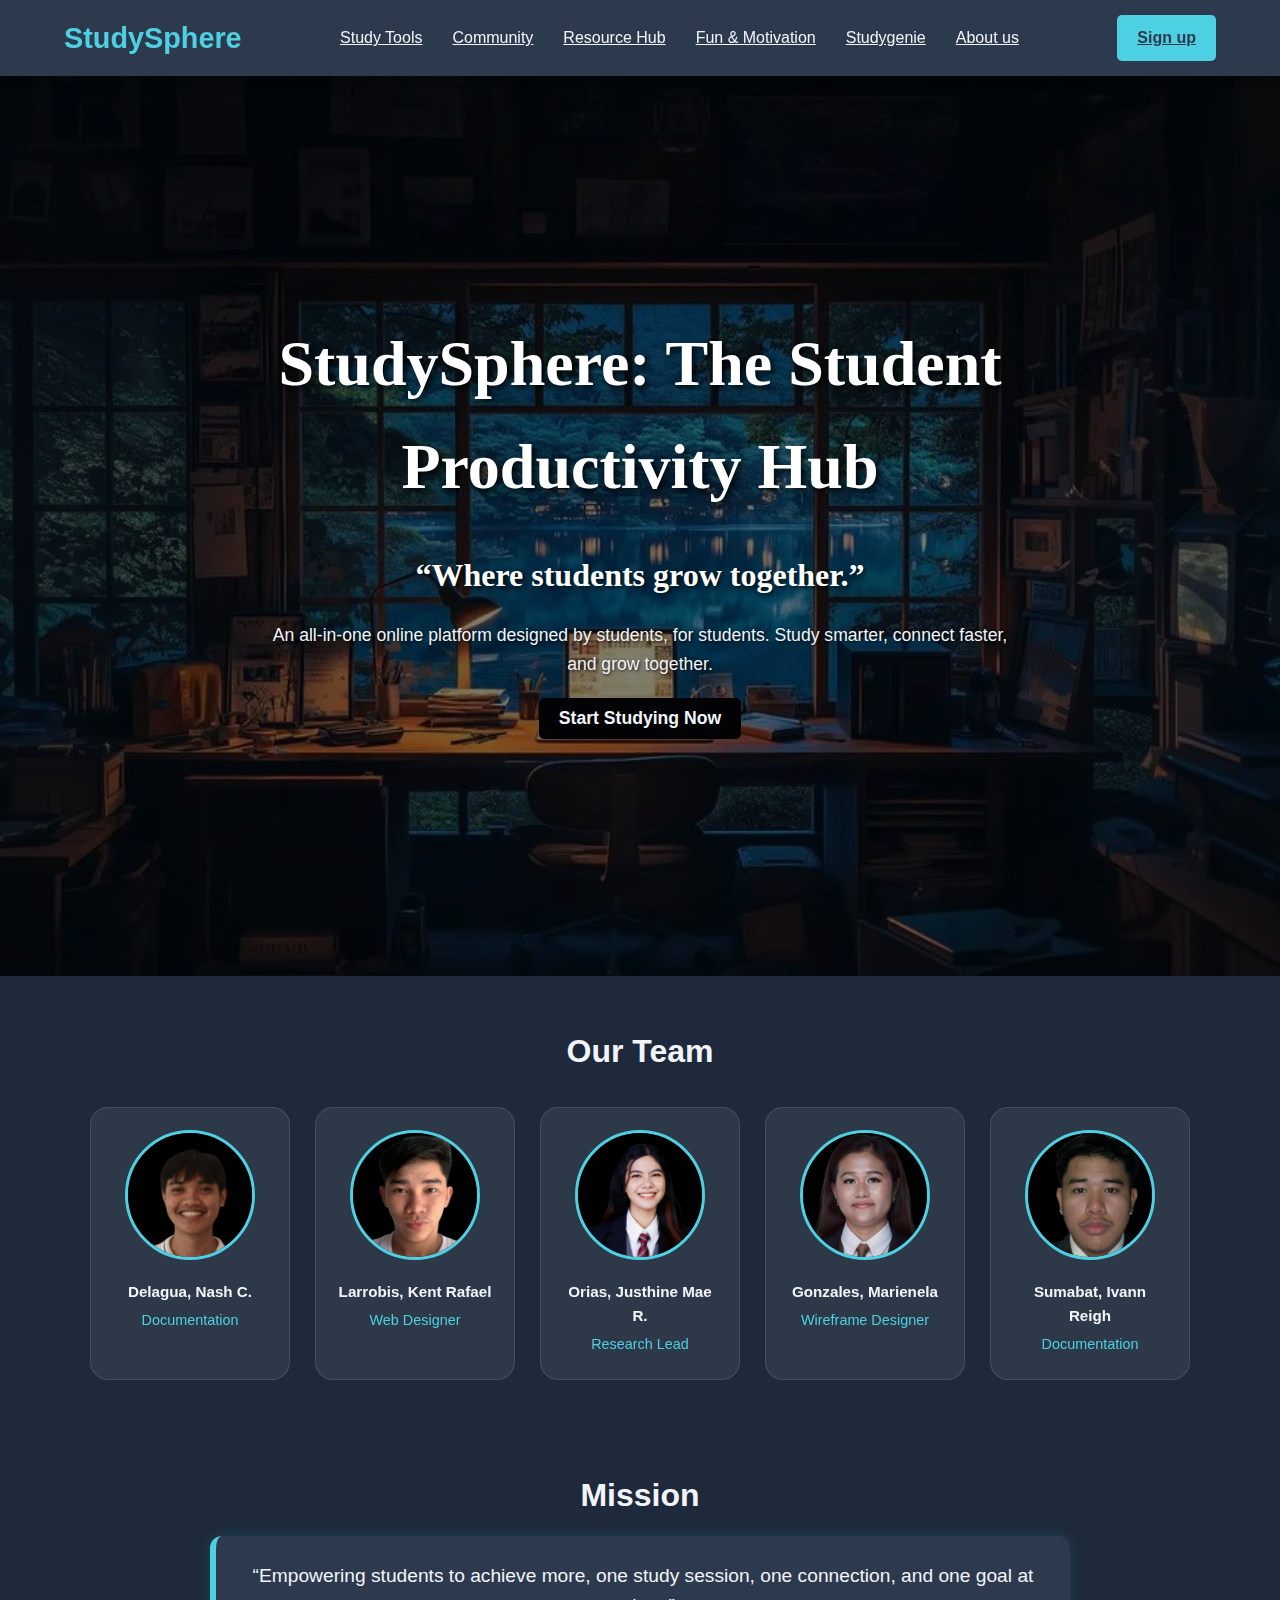
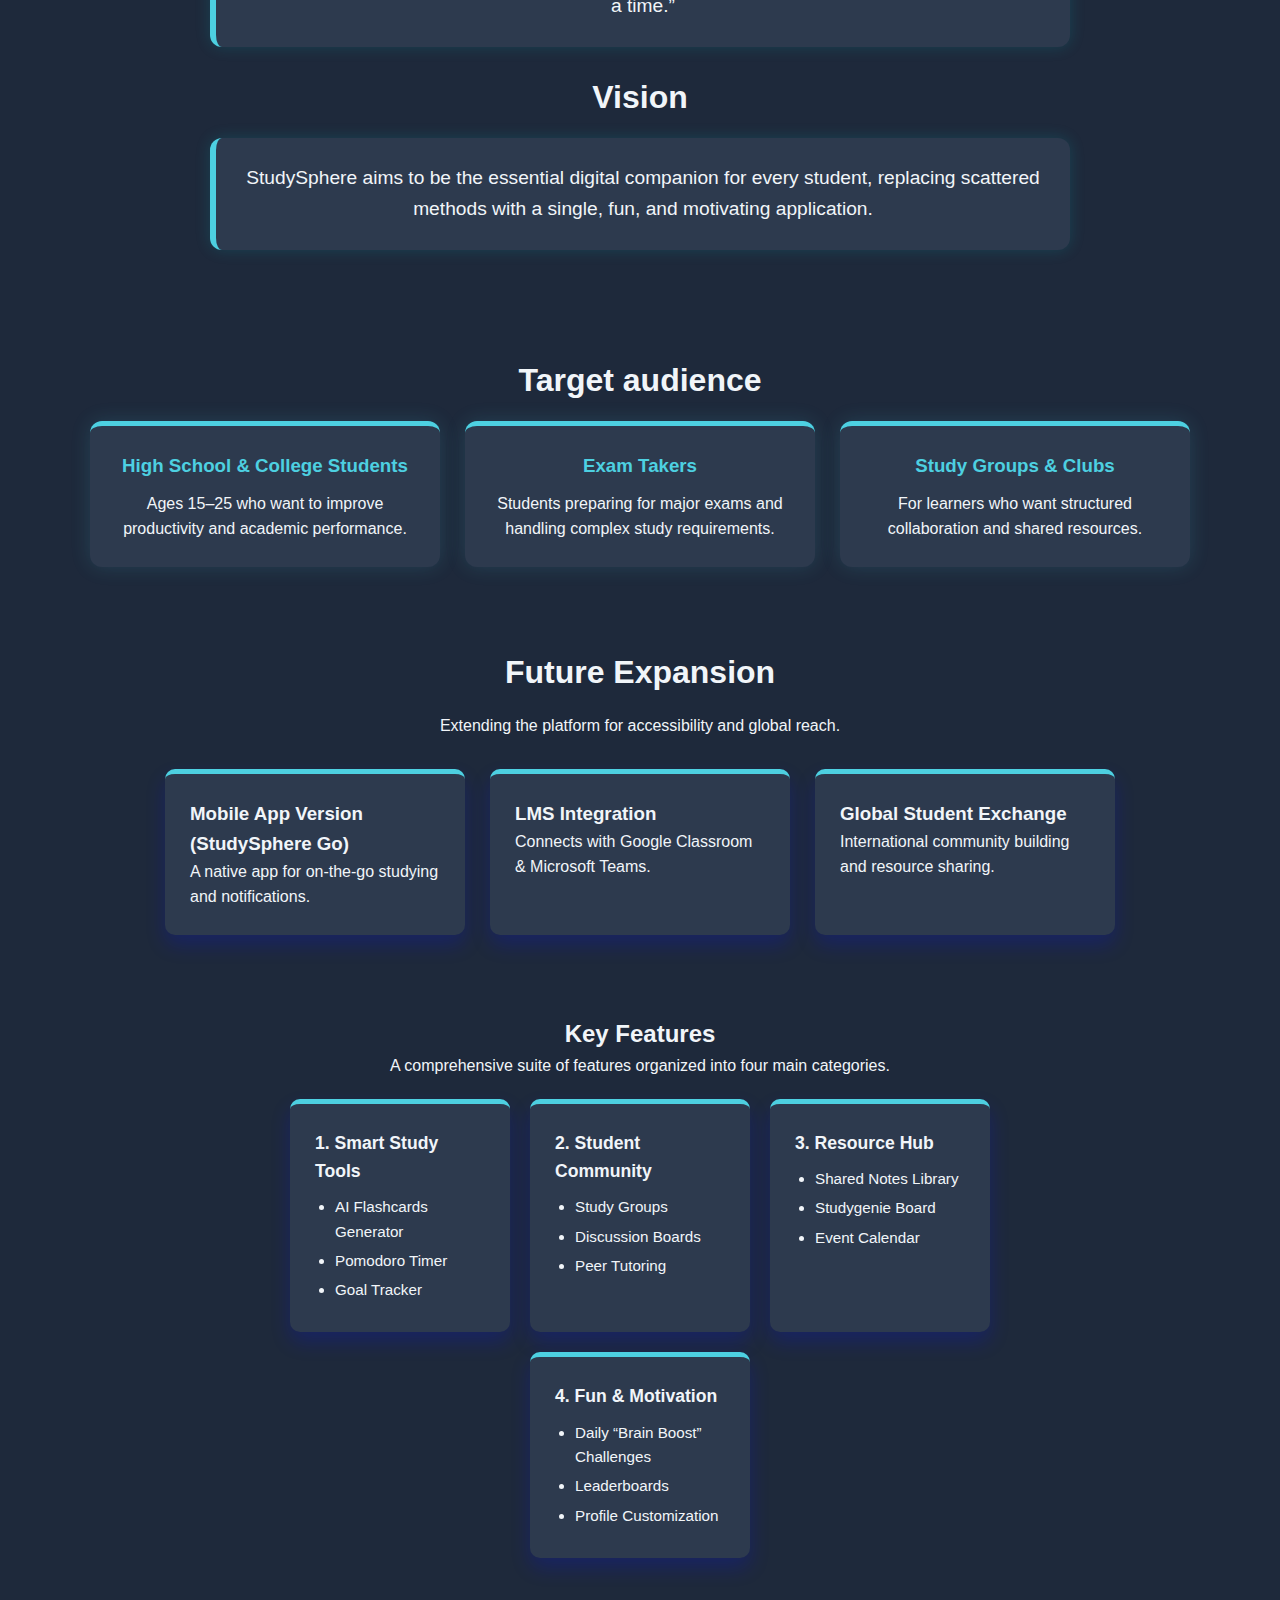
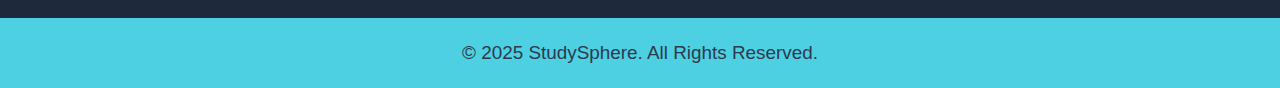
<file: Website/index.html>
<!DOCTYPE html>
<html lang="en">
<head>
    <meta charset="UTF-8">
    <meta name="viewport" content="width=device-width, initial-scale=1.0">
    <title>StudySphere - The Student Productivity Hub</title>
    <link rel="stylesheet" href="style.css">
</head>

<body class="dark-theme">

    <header>
        <div class="logo-container">
            <span class="logo-text">StudySphere</span>
        </div>
        <nav>
            <ul>  
                <li><a href="studytools.html">Study Tools</a></li>    
                <li><a href="community.html">Community</a></li>        
                <li><a href="resourcehub.html">Resource Hub</a></li>
                <li><a href="fun.html">Fun & Motivation</a></li>
                <li><a href="studygenie.html">Studygenie</a></li>
                <li><a href="#team">About us</a></li>
                </ul>
</nav>

        <a href="signup.html" class="cta-button">Sign up</a>
    </header>

    <section class="hero">
        <div class="hero-content">
            <h1>StudySphere: The Student Productivity Hub</h1>
            <p class="tagline">“Where students grow together.”</p>
            <p>An all-in-one online platform designed by students, for students. Study smarter, connect faster, and grow together.</p>
            <button class="cta-button primary">Start Studying Now </button> 
        </div>
    </section>
<section id="team" class="team-section">
    <h2 class="section-title">Our Team</h2>

    <div class="team-wrapper">
        <div class="team-member">
            <img src="Picturechikakork/Nash.jpeg">
            <h3>Delagua, Nash C.</h3>
            <p class="role">Documentation</p>
        </div>

        <div class="team-member">
            <img src="Picturechikakork/Kent.jpeg">
            <h3>Larrobis, Kent Rafael</h3>
            <p class="role">Web Designer</p>
        </div>

        <div class="team-member">
            <img src="Picturechikakork/Tatin.jpeg">
            <h3>Orias, Justhine Mae R.</h3>
            <p class="role">Research Lead</p>
        </div>

        <div class="team-member">
            <img src="Picturechikakork/Marienela.jpeg">
            <h3>Gonzales, Marienela </h3>
            <p class="role">Wireframe Designer</p>
        </div>

        <div class="team-member">
            <img src="Picturechikakork/Ivan.jpeg">
            <h3>Sumabat, Ivann Reigh</h3>
            <p class="role">Documentation</p>
        </div>
    </div>
</section>

    
<section id="mission" class="mission-container">

    <div class="section-header">
       <h2 class="section-title">Mission</h2>
    </div>

    <div class="mission-card">
        <p>“Empowering students to achieve more, one study session, one connection, and one goal at a time.”</p>
    </div>

    <div class="section-header">
         <h2 class="section-title">Vision</h2>
    </div>

    <div class="mission-card">
        <p>StudySphere aims to be the essential digital companion for every student, replacing scattered methods
        with a single, fun, and motivating application.</p>
    </div>

</section>
<section id="audience" class="audience-container">

    <div class="section-header">
        <h2 class="section-title">Target audience</h2>
    </div>

    <div class="audience-grid">

        <div class="audience-card">
            <h3>High School & College Students</h3>
            <p>Ages 15–25 who want to improve productivity and academic performance.</p>
        </div>

        <div class="audience-card">
            <h3>Exam Takers</h3>
            <p>Students preparing for major exams and handling complex study requirements.</p>
        </div>

        <div class="audience-card">
            <h3>Study Groups & Clubs</h3>
            <p>For learners who want structured collaboration and shared resources.</p>
        </div>

    </div>

</section>

    <section id="expansion" class="expansion-section">
        <h2 class="section-title">Future Expansion</h2>
        <p>Extending the platform for accessibility and global reach.</p>

        <div class="expansion-cards">
            <div class="expansion-card">
                <h3>Mobile App Version (StudySphere Go)</h3>
                <p>A native app for on-the-go studying and notifications.</p>
            </div>

            <div class="expansion-card">
                <h3>LMS Integration</h3>
                <p>Connects with Google Classroom & Microsoft Teams.</p>
            </div>

            <div class="expansion-card">
                <h3>Global Student Exchange</h3>
                <p>International community building and resource sharing.</p>
            </div>
        </div>
    </section>

    <section id="features" class="features-section">
        <h2 class="features-title">Key Features</h2>
        <p>A comprehensive suite of features organized into four main categories.</p>

        <div class="feature-grid">
            <div class="feature-card">
                <h3>1. Smart Study Tools</h3>
                <ul>
                    <li>AI Flashcards Generator</li>
                    <li>Pomodoro Timer</li>
                    <li>Goal Tracker</li>
                </ul>
            </div>

            <div class="feature-card">
                <h3>2. Student Community</h3>
                <ul>
                    <li>Study Groups</li>
                    <li>Discussion Boards</li>
                    <li>Peer Tutoring</li>
                </ul>
            </div>

            <div class="feature-card">
                <h3>3. Resource Hub</h3>
                <ul>
                    <li>Shared Notes Library</li>
                    <li>Studygenie Board</li>
                    <li>Event Calendar</li>
                </ul>
            </div>

            <div class="feature-card">
                <h3>4. Fun & Motivation</h3>
                <ul>
                    <li>Daily “Brain Boost” Challenges</li>
                    <li>Leaderboards</li>
                    <li>Profile Customization</li>
                </ul>
            </div>
        </div>
    </section>

    <footer>
        <p>&copy; 2025 StudySphere. All Rights Reserved.</p>
    </footer>

</body>
</html>
</file>
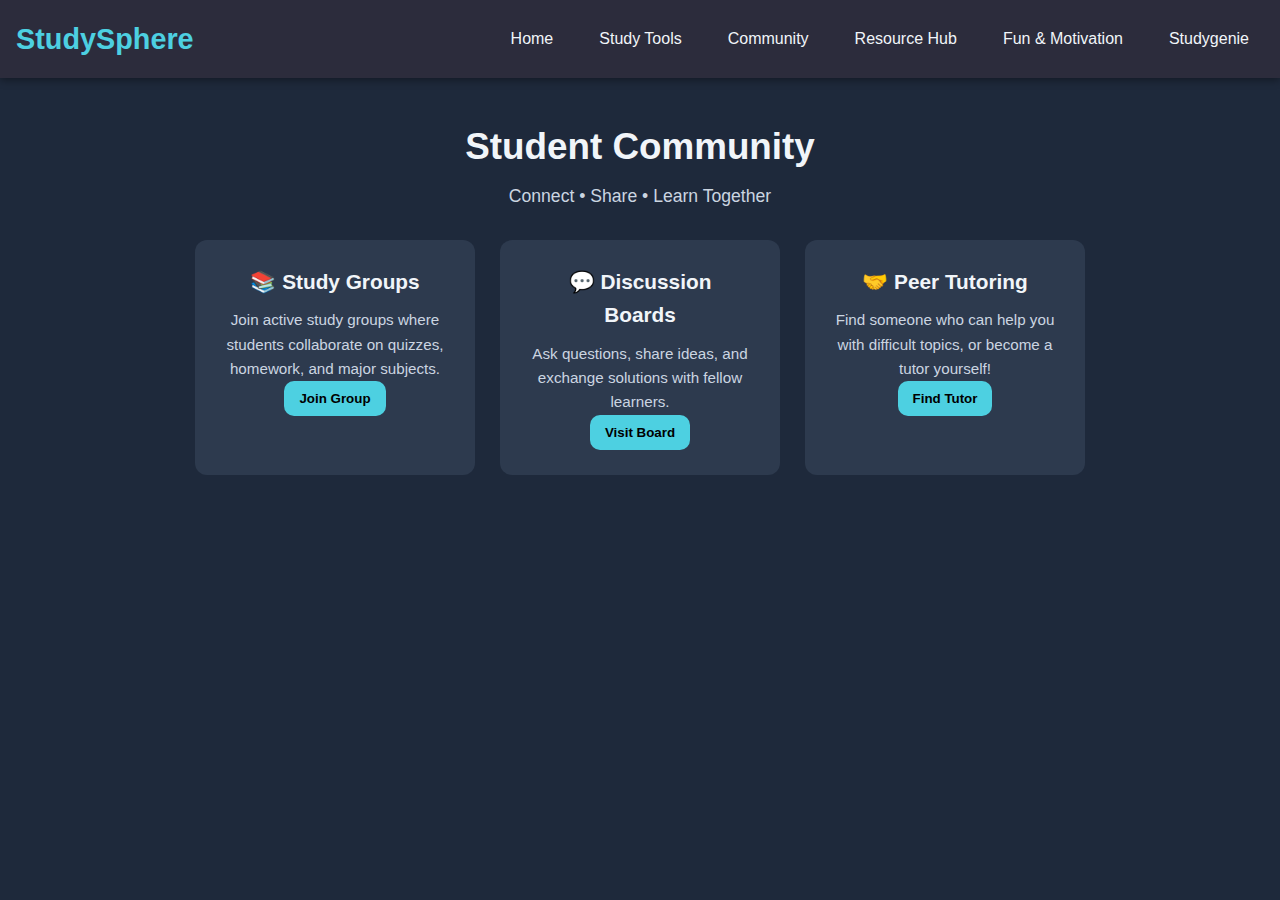
<file: Website/community.html>
<!DOCTYPE html>
<html lang="en">
<head>
    <meta charset="UTF-8" />
    <meta name="viewport" content="width=device-width, initial-scale=1.0" />
    <title>StudySphere • Community</title>
    <link rel="stylesheet" href="style.css">
    <link rel="stylesheet" href="community.css">
</head>

<body class="dark-theme">

<header>
    <div class="logo-container">
        <span class="logo-text">StudySphere</span>
    </div>
    <nav>
        <ul>
            <li><a href="index.html">Home</a></li>
            <li><a href="studytools.html">Study Tools</a></li> 
            <li><a href="community.html">Community</a></li>   
            <li><a href="resourcehub.html">Resource Hub</a></li>
            <li><a href="fun.html">Fun & Motivation</a></li>
            <li><a href="studygenie.html">Studygenie</a></li>
        </ul>
    </nav>
</header>

<main>
    <div class="community-container">

        <h1 class="community-title">Student Community</h1>
        <p class="subtitle">Connect • Share • Learn Together</p>

        <div class="community-grid">

            <div class="community-card">
                <h3>📚 Study Groups</h3>
                <p>Join active study groups where students collaborate on quizzes, homework, and major subjects.</p>
                <button class="join-btn">Join Group</button>
            </div>

            <div class="community-card">
                <h3>💬 Discussion Boards</h3>
                <p>Ask questions, share ideas, and exchange solutions with fellow learners.</p>
                <button class="join-btn">Visit Board</button>
            </div>

            <div class="community-card">
                <h3>🤝 Peer Tutoring</h3>
                <p>Find someone who can help you with difficult topics, or become a tutor yourself!</p>
                <button class="join-btn">Find Tutor</button>
            </div>

        </div>

    </div>
</main>

</body>
</html>
</file>
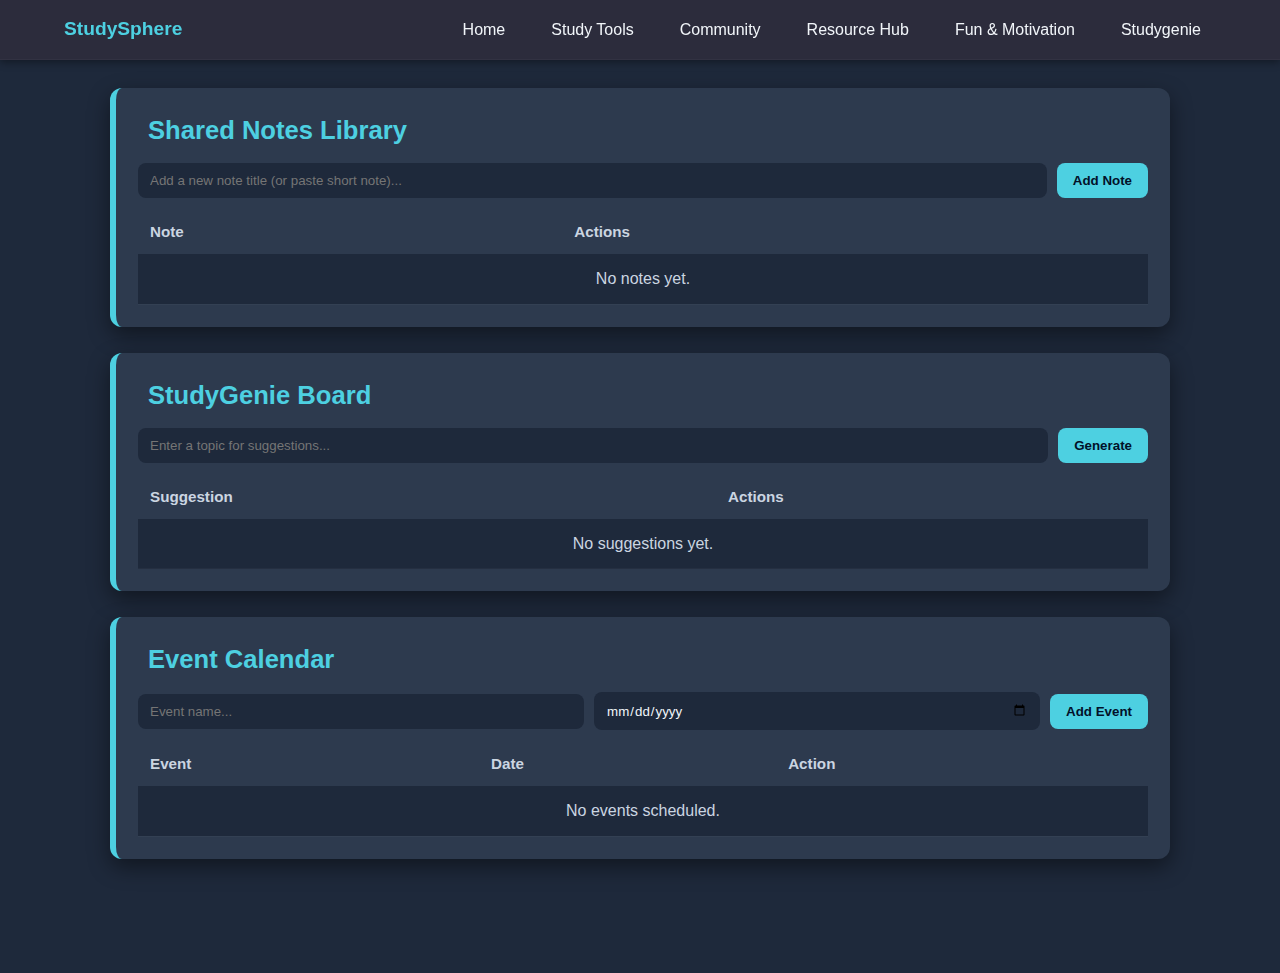
<file: Website/resourcehub.html>
<!DOCTYPE html>
<html lang="en">
<head>
  <meta charset="utf-8" />
  <meta name="viewport" content="width=device-width,initial-scale=1" />
  <title>Resource Hub - StudySphere</title>


  <link rel="stylesheet" href="style.css">


  <link rel="stylesheet" href="resourcehub.css">


<body class="dark-theme">

  <header class="site-header">
    <div class="logo-container">
      <span class="logo-text">StudySphere</span>
    </div>
    <nav class="site-nav">
      <ul>
        <li><a href="index.html">Home</a></li>
        <li><a href="studytools.html">Study Tools</a></li>
        <li><a href="community.html">Community</a></li>
        <li><a href="resourcehub.html">Resource Hub</a></li>
        <li><a href="fun.html">Fun & Motivation</a></li>
        <li><a href="studygenie.html">Studygenie</a></li>
      </ul>
    </nav>
  </header>


  <main class="hub-container">

    <!-- SHARED NOTES -->
    <section class="hub-section" id="notesSection">
      <h2 class="section-title"><i class="fa-solid fa-note-sticky"></i> Shared Notes Library</h2>

      <div class="input-row">
        <input id="notesInput" type="text" placeholder="Add a new note title (or paste short note)..." />
        <button id="notesAddBtn" class="btn primary">Add Note</button>
      </div>

      <table class="hub-table" aria-describedby="notesSection">
        <thead>
          <tr>
            <th>Note</th>
            <th>Actions</th>
          </tr>
        </thead>
        <tbody id="notesList"></tbody>
      </table>
    </section>

    <!-- STUDYGENIE BOARD -->
    <section class="hub-section" id="genieSection">
      <h2 class="section-title"><i class="fa-solid fa-wand-magic-sparkles"></i> StudyGenie Board</h2>

      <div class="input-row">
        <input id="genieInput" type="text" placeholder="Enter a topic for suggestions..." />
        <button id="genieAddBtn" class="btn primary">Generate</button>
      </div>

      <table class="hub-table" aria-describedby="genieSection">
        <thead>
          <tr>
            <th>Suggestion</th>
            <th>Actions</th>
          </tr>
        </thead>
        <tbody id="genieList"></tbody>
      </table>
    </section>

    <!-- EVENT CALENDAR -->
    <section class="hub-section" id="eventSection">
      <h2 class="section-title"><i class="fa-solid fa-calendar-days"></i> Event Calendar</h2>

      <div class="input-row">
        <input id="eventInput" type="text" placeholder="Event name..." />
        <input id="eventDate" type="date" />
        <button id="eventAddBtn" class="btn primary">Add Event</button>
      </div>

      <table class="hub-table" aria-describedby="eventSection">
        <thead>
          <tr>
            <th>Event</th>
            <th>Date</th>
            <th>Action</th>
          </tr>
        </thead>
        <tbody id="eventList"></tbody>
      </table>
    </section>

  </main>
  <script src="resourcehub.js"></script>
</body>
</html>
</file>
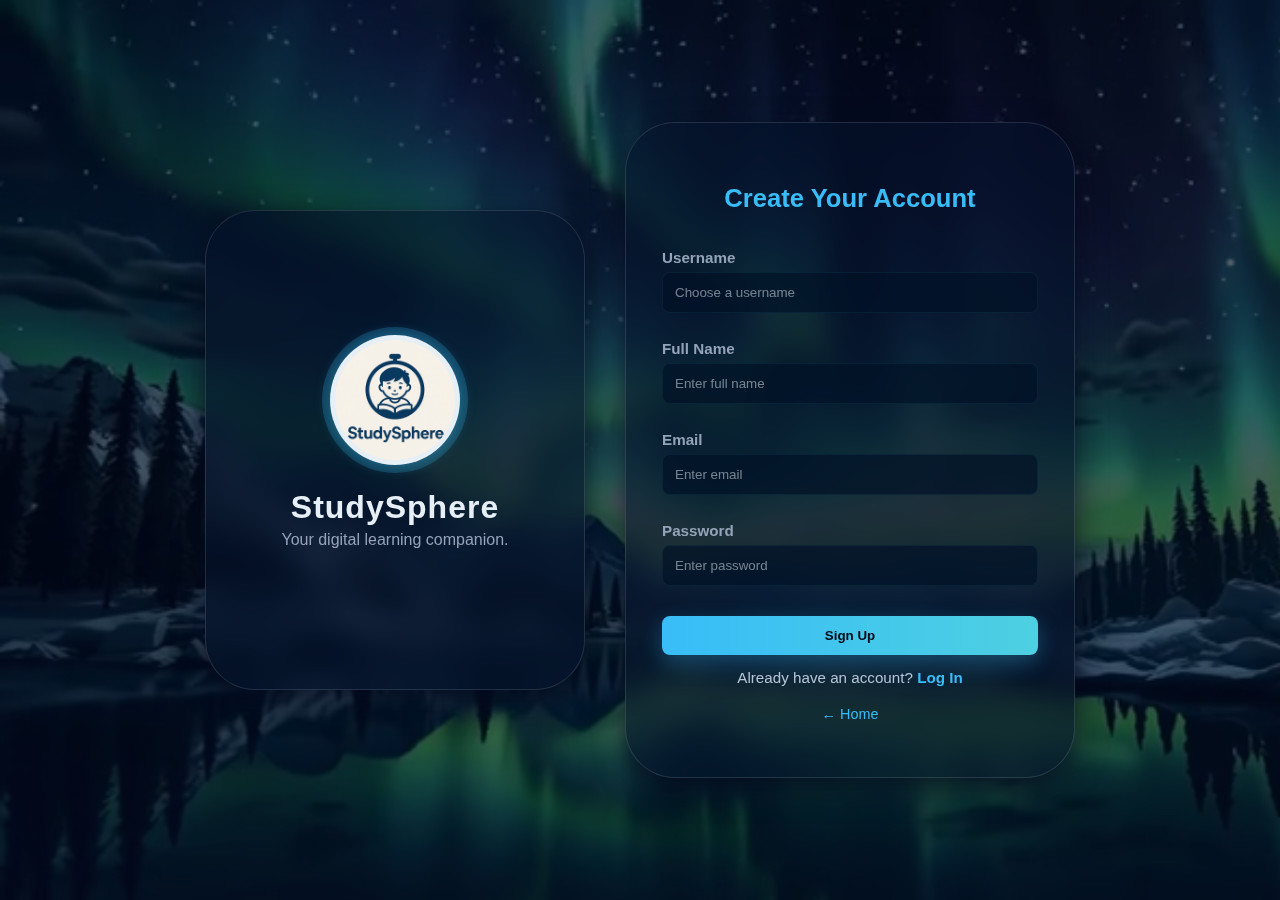
<file: Website/signup.html>
<!DOCTYPE html>
<html lang="en">
<head>
    <meta charset="UTF-8">
    <meta name="viewport" content="width=device-width, initial-scale=1.0">
    <title>Sign Up - StudySphere</title>
    <link rel="stylesheet" href="signup.css">
</head>
    <body>
        <video autoplay loop muted playsinline class="bg-video">
        <source src="HTML VIDEO/06ab52e4276dacfb0c6c86cdcc501944_720w.mp4" type="video/mp4">  
    </video>    
    <div class="wrapper">
        <div class="logo-side">
            <div class="side-logo-content">
                <img src="CSS/582108547_1304609904770999_1043685331003712440_n (1).png" 
                     alt="StudySphere Logo" 
                     class="logo-img-actual">
                <h1 class="logo-text">StudySphere</h1>
                <p class="logo-tagline">Your digital learning companion.</p>
            </div>
        </div>
        <div class="signup-container">

            <h2>Create Your Account</h2>

            <form>
                <label for="username">Username</label>
                <input type="text" id="username" placeholder="Choose a username" required>

                <label for="fullname">Full Name</label>
                <input type="text" id="fullname" placeholder="Enter full name" required>

                <label for="email">Email</label>
                <input type="email" id="email" placeholder="Enter email" required>

                <label for="password">Password</label>
                <input type="password" id="password" placeholder="Enter password" required>              
                <button type="submit">Sign Up</button>
            </form>

            <p class="switch">
    Already have an account? <a href="login.html">Log In</a>
</p>

<p class="back">
    <a href="index.html">← Home</a>
</p>
        </div>

    </div>
</body>
</html>
</file>
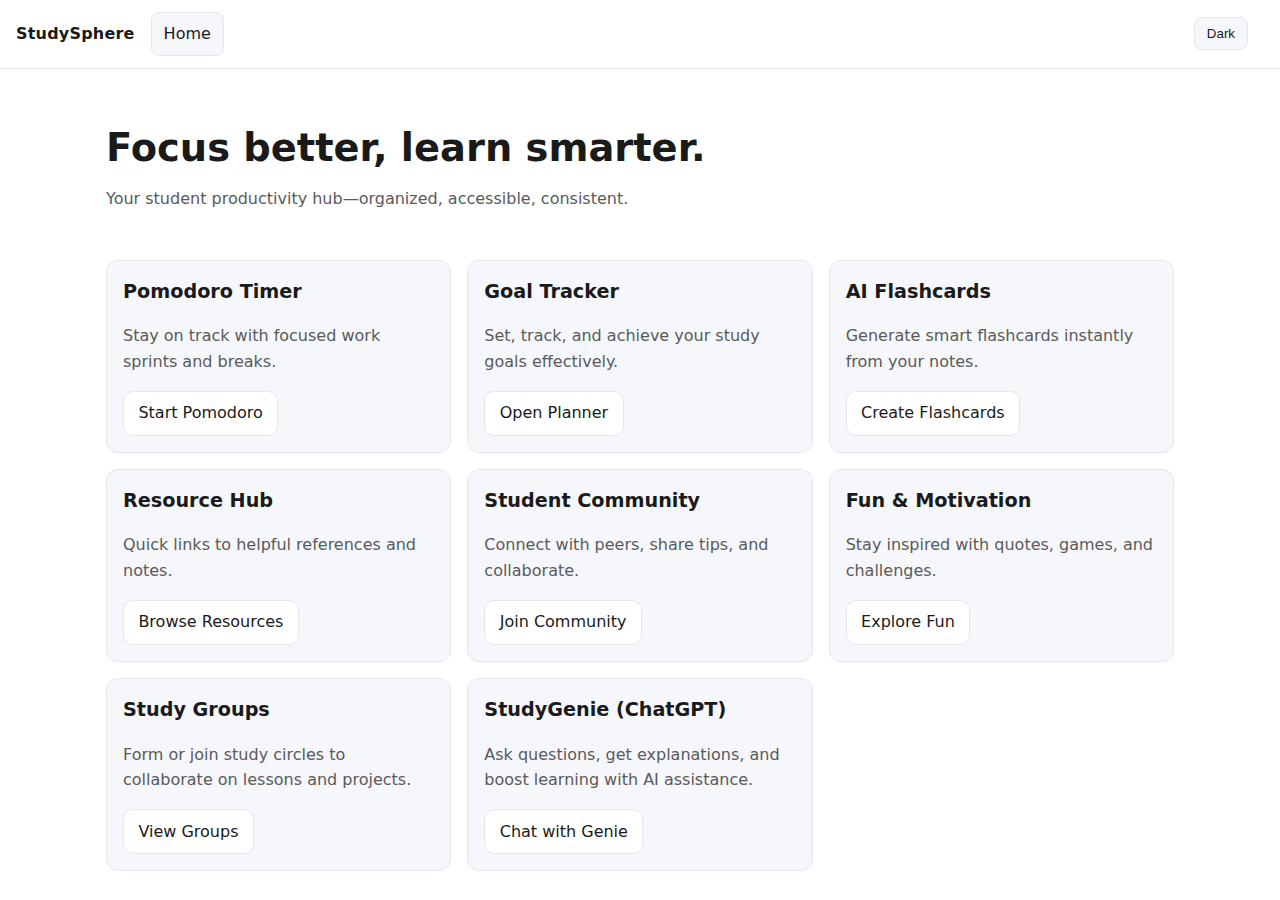
<file: Website/studytools.html>
<!DOCTYPE html>
<html lang="en" data-theme="light">
<head>
  <meta charset="UTF-8" />
  <meta name="viewport" content="width=device-width, initial-scale=1" />
  <title>StudySphere</title>
  <link rel="stylesheet" href="studytools.css" />
</head>
<body>
  <header class="site-header">
    <div class="brand">
      <a href="index.html" class="logo">StudySphere</a>
    </div>
    <button class="nav-toggle" aria-label="Toggle navigation" aria-expanded="false">
      <span></span><span></span><span></span>
    </button>
    <nav class="site-nav" aria-label="Primary">
      <ul>
        <li><a href="index.html" class="active">Home</a></li>
      </ul>
    </nav>
    <button id="theme-toggle" class="theme-toggle" aria-label="Toggle theme">Dark</button>
  </header>

  <main class="container">
    <section class="hero">
      <h1>Focus better, learn smarter.</h1>
      <p>Your student productivity hub—organized, accessible, consistent.</p>
    </section>

    <section class="grid">

  <article class="card">
    <h2>Pomodoro Timer</h2>
    <p>Stay on track with focused work sprints and breaks.</p>
    <a class="btn" href="Pomodoro.html">Start Pomodoro</a>
  </article>

  <article class="card">
    <h2>Goal Tracker</h2>
    <p> Set, track, and achieve your study goals effectively.</p>
    <a class="btn" href="goaltracker.html">Open Planner</a>
  </article>

  <article class="card">
    <h2>AI Flashcards</h2>
    <p>Generate smart flashcards instantly from your notes.</p>
    <a class="btn" href="flashcards.html">Create Flashcards</a>
  </article>

  <article class="card">
    <h2>Resource Hub</h2>
    <p>Quick links to helpful references and notes.</p>
    <a class="btn" href="resourcehub.html">Browse Resources</a>
  </article>

  <article class="card">
    <h2>Student Community</h2>
    <p>Connect with peers, share tips, and collaborate.</p>
    <a class="btn" href="community.html">Join Community</a>
  </article>

  <article class="card">
    <h2>Fun & Motivation</h2>
    <p>Stay inspired with quotes, games, and challenges.</p>
    <a class="btn" href="fun.html">Explore Fun</a>
  </article>

  <article class="card">
    <h2>Study Groups</h2>
    <p>Form or join study circles to collaborate on lessons and projects.</p>
    <a class="btn" href="groups.html">View Groups</a>
  </article>

  <article class="card">
    <h2>StudyGenie (ChatGPT)</h2>
    <p>Ask questions, get explanations, and boost learning with AI assistance.</p>
    <a class="btn" href="Studygenie.html">Chat with Genie</a>
  </article>
</section>

  </main>

  <script>
    const navToggle = document.querySelector('.nav-toggle');
    const siteNav = document.querySelector('.site-nav');
    navToggle.addEventListener('click', () => {
      const expanded = navToggle.getAttribute('aria-expanded') === 'true';
      navToggle.setAttribute('aria-expanded', String(!expanded));
      siteNav.classList.toggle('open');
    });

    const themeBtn = document.getElementById('theme-toggle');
    const root = document.documentElement;
    function applyTheme(mode) {
      root.setAttribute('data-theme', mode);
      themeBtn.textContent = mode === 'dark' ? 'Light' : 'Dark';
      localStorage.setItem('theme', mode);
    }
    const saved = localStorage.getItem('theme') || 'light';
    applyTheme(saved);
    themeBtn.addEventListener('click', () => {
      const next = root.getAttribute('data-theme') === 'dark' ? 'light' : 'dark';
      applyTheme(next);
    });
  </script>
</body>
</html>
</file>
<file: Website/style.css>
:root { 
    --accent-primary: #4DD0E1;
    --accent-secondary: #030305;
    --bg-main: #1E293B;
    --bg-surface: #2D3A4E;
    --text-primary: #F1F5F9;
    --text-secondary: #CBD5E1;
    --border-color: #3B4A61;
}

* {
    margin: 0;
    padding: 0;
    box-sizing: border-box;
    font-family: 'Inter', sans-serif;
}

body {
   font-family: 'Arial', sans-serif;
    line-height: 1.6;
    background-color: var(--bg-main);
    color: var(--text-primary);
    transition: background-color 0.5s, color 0.5s;
}
header {
    background-color: var(--bg-surface);
    padding: 15px 5%;
    display: flex;
    justify-content: space-between;
    align-items: center;
    box-shadow: 0 2px 8px rgba(0,0,0,0.4);
    position: sticky;
    top: 0;
    z-index: 100;
}

.logo-text {
    font-size: 1.8em;
    font-weight: bold;
    color: var(--accent-primary);
}

nav ul {
    list-style: none;
    display: flex;
}

nav ul li a {
    color: var(--text-primary);
    padding: 10px 15px;
    transition: color 0.3s;
}

nav ul li a:hover {
    color: var(--accent-primary);
}

.cta-button {
    background-color: var(--accent-primary);
    color: var(--bg-surface);
    padding: 10px 20px;
    border: none;
    border-radius: 5px;
    cursor: pointer;
    font-weight: bold;
    transition: background-color 0.3s;
}

.cta-button:hover {
    background-color: #00AAB5;
}

.hero {
    position: relative;
    height: 100vh;
    background-image: url('CSS/palo.jpg');
    background-size: cover;
    background-position: center;
    display: flex;
    justify-content: center;
    align-items: center;
    text-align: center;
    color: #fff;
    overflow: hidden;
}

.hero::before {
    content: "";
    position: absolute;
    top: 0; left: 0;
    width: 100%; height: 100%;
    background-color: rgba(0,0,0,0.5);
    z-index: 1;
}

.hero-content {
    position: relative;
    z-index: 2;
    max-width: 800px;
    padding: 0 20px;
}

.hero h1 {
    font-family: 'Playfair Display', serif;
    font-size: 4em;
    font-weight: 900;
    text-shadow: 3px 3px 6px rgba(0,0,0,0.9);
    margin-bottom: 0.5em;
}

.hero .tagline {
    font-family: 'Playfair Display', serif;
    font-size: 2em;
    font-weight: 700;
    text-shadow: 2px 2px 4px rgba(0,0,0,0.7);
    margin-bottom: 20px;
}.feature-grid {
    display: flex;
    justify-content: center;
    gap: 20px;
    flex-wrap: wrap;
    max-width: 900px;
    margin: 20px auto; 
}
.feature-card {
    width: 220px; 
    background-color: var(--bg-surface);
    padding: 18px 15px;
    border-radius: 10px;
    box-shadow: 0 4px 10px rgba(0, 17, 253, 0.15);
    border-top: 4px solid var(--accent-primary);
    transition: 0.3s;
    text-align: center;
}

.feature-card:hover {
    transform: translateY(-4px);
    box-shadow: 0 6px 15px rgba(0, 17, 253, 0.25);
}

.feature-card h3 {
    font-size: 1.1em;
    margin-bottom: 10px;
    font-weight: bold;
}

.feature-card ul {
    display: inline-block; 
    text-align: left; 
    margin: 0 auto;
    padding-left: 20px;
}

.feature-card ul li {
    margin-bottom: 5px;
    font-size: 0.95em;
}

.hero p:not(.tagline) {
    font-size: 1.1em;
    margin-bottom: 20px;
    color: #f1f5f9;
    text-shadow: 1px 1px 3px rgba(0,0,0,0.8);
}

.hero .primary {
    background-color: var(--accent-secondary);
    color: var(--text-primary);
    font-size: 1.1em;
}

.hero .primary:hover {
    background-color: #004f6e;
}

section {
    padding: 40px 5%;
    text-align: center;
}

.team-section {
    text-align: center;
    padding: 50px 5%;
}

.team-wrapper {
    display: flex;
    flex-wrap: wrap;
    justify-content: center;
    gap: 25px;
    max-width: 1100px;
    margin: 30px auto 0;
}

.team-member {
    width: 200px;
    padding: 22px;
    border-radius: 18px;
    background: rgba(255, 255, 255, 0.07);
    backdrop-filter: blur(14px);
    border: 1px solid rgba(255, 255, 255, 0.12);
    transition: 0.3s;
    text-align: center;
}

.team-member:hover {
    transform: translateY(-6px);
    box-shadow: 0 0 25px rgba(77, 208, 225, 0.35);
}

.team-member img {
    width: 130px;
    height: 130px;
    border-radius: 50%;
    object-fit: cover;
    border: 3px solid var(--accent-primary);
    margin-bottom: 12px;
}

.team-member h3 {
    font-size: 0.95em;
    font-weight: 600;
    color: var(--text-primary);
    margin-bottom: 5px;
}

.team-member .role {
    font-size: 0.90em;
    color: var(--accent-primary);
}
.feature-card {
    background-color: var(--bg-surface);
    padding: 25px;
    border-radius: 10px;
    box-shadow: 0 10px 20px rgba(0, 17, 253, 0.2);
    text-align: left;
    border-top: 5px solid var(--accent-primary);
    transition: transform 0.3s, box-shadow 0.3s;
}

.feature-card:hover {
    transform: translateY(-5px);
    box-shadow: 0 5px 15px rgba(0, 4, 255, 0.2);
}

.expansion-cards {
    display: flex;
    justify-content: center;
    gap: 25px;
    margin-top: 30px;
    flex-wrap: wrap;
}

.expansion-card {
    background-color: var(--bg-surface);
    padding: 25px;
    border-radius: 10px;
    box-shadow: 0 10px 20px rgba(0, 17, 253, 0.2);
    max-width: 300px;
    text-align: left;
    border-top: 5px solid var(--accent-primary);
    transition: transform 0.3s, box-shadow 0.3s;
}

.expansion-card:hover {
    transform: translateY(-5px);
    box-shadow: 0 5px 15px rgba(0, 4, 255, 0.2);
}

.team-list {
    display: flex;
    justify-content: center;
    flex-wrap: wrap;
    gap: 15px 30px;
    margin: 20px 0;
}

.team-list span {
    font-size: 1em;
    font-weight: bold;
    color: var(--text-primary);
    padding: 5px 10px;
    border-radius: 5px;
    background-color: var(--bg-surface);
}

footer {
    background-color: var(--accent-primary);
    color: var(--bg-surface);
    text-align: center;
    padding: 20px 5%;
    font-size: 5mm
}
@media (max-width: 768px) {
    header { flex-direction: column; padding: 15px 5%; }
    nav ul { margin-top: 10px; flex-wrap: wrap; justify-content: center; }
    nav ul li a { padding: 5px 10px; font-size: 0.9em; }
    .cta-button { margin-top: 10px; }
    .hero h1 { font-size: 2.8em; letter-spacing: 1px; }
    .hero .tagline { font-size: 1.5em; }
    .hero { height: 50vh; }
}
.section-title {
    font-size: 2em;
    color: var(--text-primary);
    margin-bottom: 15px;
    font-weight: 700;
    text-align: center;
}
.mission-container {
    max-width: 900px;
    margin: auto;
    padding: 40px 20px;
}

.mission-card {
    background: var(--bg-surface);
    padding: 25px 30px;
    margin-bottom: 25px;
    border-radius: 12px;
    border-left: 6px solid var(--accent-primary);
    box-shadow: 0 0 15px rgba(0, 173, 181, 0.2);
    font-size: 1.2em;
    color: var(--text-primary);
    transition: transform 0.3s;
}

.mission-card:hover {
    transform: translateY(-5px);
}

.audience-container {
    padding: 40px 20px;
}

.audience-grid {
    display: grid;
    grid-template-columns: repeat(auto-fit, minmax(260px, 1fr));
    gap: 25px;
    max-width: 1100px;
    margin: auto;
}

.audience-card {
    background: var(--bg-surface);
    padding: 25px;
    border-radius: 12px;
    border-top: 5px solid var(--accent-primary);
    box-shadow: 0 0 20px rgba(77, 208, 225, 0.15);
    transition: transform 0.3s;
}

.audience-card:hover {
    transform: translateY(-6px);
}

.audience-card h3 {
    color: var(--accent-primary);
    margin-bottom: 10px;
}
</file>
<file: Website/community.css>
.community-container {
    margin: 40px auto;
    text-align: center;
}
header {
  background-color: #2c2c3c;
  padding: 1rem;
  display: flex;
  justify-content: space-between;
  align-items: center;
}
nav ul {
  list-style: none;
  display: flex;
  gap: 1rem;
  margin: 0;
  padding: 0;
}

nav a {
  color: #ffd369;
  text-decoration: none;
}

nav a:hover {
  text-decoration: underline;
}

.section-header {
  text-align: center;
  padding: 2rem 1rem;
  background-color: rgba(255, 255, 255, 0.05);
  border-bottom: 1px solid #444;
}




.community-title {
    font-size: 2.3em;
    font-weight: 700;
    margin-bottom: 5px;
}

.subtitle {
    font-size: 1.1em;
    color: var(--text-secondary);
    margin-bottom: 30px;
}


.community-grid {
    display: flex;
    justify-content: center;
    gap: 25px;
    flex-wrap: wrap;
    max-width: 1000px;
    margin: auto;
}


.community-card {
    background: var(--bg-surface);
    padding: 25px 30px;
    width: 280px;
    border-radius: 12px;
  
}

.community-card h3 {
    font-size: 1.3em;
    margin-bottom: 10px;
    color: var(--text-primary);
}

.community-card p {
    font-size: 0.95em;
    color: var(--text-secondary);
}


.join-btn {
     padding: 10px 15px;
  background: var(--accent-primary);
  border: none;
  border-radius: 10px;
  font-weight: bold;
  cursor: pointer;
}
.join-btn:hover {
    background: #5ff6ff;
}
</file>
<file: Website/resourcehub.css>
:root { 
  --accent-primary: #4DD0E1;
  --accent-secondary: #030305;
  --bg-main: #1E293B;
  --bg-surface: #2D3A4E;
  --text-primary: #F1F5F9;
  --text-secondary: #CBD5E1;

  --danger: #ff4d4d;
}

* {
  box-sizing: border-box;
}

body {
  font-family: 'Arial', sans-serif;
  line-height: 1.6;
  background-color: var(--bg-main);
  color: var(--text-primary);
  transition: background-color 0.5s, color 0.5s;
}


header {
  background-color: #2c2c3c;
  padding: 1rem;
  display: flex;
  justify-content: space-between;
  align-items: center;
}

header .logo-text {
  font-size: 1.2rem;
  font-weight: bold;
  color: var(--accent-primary);
}

nav ul {
  list-style: none;
  display: flex;
  gap: 1rem;
  margin: 0;
  padding: 0;
}

nav a {
  color: #ffd369;
  text-decoration: none;
}

nav a:hover {
  text-decoration: underline;
}

.section-header {
  text-align: center;
  padding: 2rem 1rem;
  background-color: rgba(255, 255, 255, 0.05);
  border-bottom: 1px solid #444;
}

.site-header {
  background-color: #2c2c3c;
  padding: 14px 5%;
  display: flex;
  justify-content: space-between;
  align-items: center;
  border-bottom: 1px solid rgba(255,255,255,0.03);
}


.hub-container {
  max-width: 1100px;
  margin: 28px auto;
  padding: 0 20px 60px;
}


.hub-section {
  background: var(--bg-surface);
  padding: 22px;
  border-radius: 12px;
  margin-bottom: 26px;
  border-left: 6px solid var(--accent-primary);
  box-shadow: 0 8px 22px rgba(0,0,0,0.45);
}

.section-title { 
  font-size: 1.6rem; 
  color: var(--accent-primary); 
  margin: 0 0 12px; 
  display: flex; 
  align-items: center; 
  gap: 10px;
}

.section-title i {
  color: var(--accent-primary); 
  font-size: 1.15rem;
}

.input-row { 
  display: flex; 
  gap: 10px; 
  align-items: center; 
  margin-bottom: 12px; 
}

.input-row input[type="text"], 
.input-row input[type="date"] {
  flex: 1;
  padding: 10px 12px;
  border-radius: 8px;
  border: none;
  background: var(--bg-main);
  color: var(--text-primary);
  outline: none;
}

.btn { 
  padding: 10px 16px; 
  border-radius: 8px; 
  border: none; 
  cursor: pointer; 
  font-weight: 700;
}

.btn.primary { 
  background: var(--accent-primary); 
  color: #021129;
}

.btn.secondary { 
  background: transparent; 
  border: 1px solid rgba(255,255,255,0.06); 
  color: var(--text-primary);
}


.hub-table { 
  width: 100%; 
  border-collapse: collapse; 
  margin-top: 10px; 
}

.hub-table thead th { 
  text-align: left; 
  padding: 10px 12px; 
  color: var(--text-secondary); 
  font-weight: 700; 
  font-size: 0.95rem;
}

.hub-table tbody td { 
  padding: 10px 12px; 
  background: var(--bg-main); 
  border-bottom: 1px solid rgba(255,255,255,0.03); 
  color: var(--text-primary); 
  vertical-align: middle;
}

.hub-table td i { 
  margin-right: 8px; 
  color: var(--accent-primary); 
}
.trash-btn {
  background: var(--danger);
  color: white;
  padding: 7px 12px;
  border-radius: 5px;
  border: none;
  cursor: pointer;
  font-weight: 700;
  display: flex;
  align-items: center;
  justify-content: center;
  gap: 0.1px;
  transition: 0.2s ease;
  font-size: 1rem;
}

.trash-btn:hover {
  background: #ff6b6b;
  transform: translateY(-2px);
  box-shadow: 0 0 8px rgba(255, 100, 100, 0.6);
}


.trash-btn::before {
  content: "✖";      
  font-size: 1.1rem;
  font-weight: bold;
}


@media(max-width: 900px) {
  .input-row { 
    flex-direction: column; 
    align-items: stretch; 
  }
  .input-row input, 
  .input-row .btn { 
    width: 100%; 
  }
}
</file>
<file: Website/signup.css>
:root{
            --bg-dark: #000814;
            --bg-deep: #041029;
            --panel-bg-blur: rgba(4, 16, 41, 0.6); 
            --accent: #38bdf8; 
            --accent-2: #4dd0e1; 
            --muted: #94a3b8;
            --input-bg: rgba(2, 17, 38, 0.7); 
            --text: #e6eef6;
            --shadow: rgba(5,10,30,0.8);
        }
        *{
            box-sizing: border-box;
            font-family: 'Inter', sans-serif; 
        }

        body {
            background: linear-gradient(180deg, var(--bg-dark) 0%, var(--bg-deep) 100%);
            color: var(--text);
            display: flex;
            justify-content: center;
            align-items: center; 
            min-height: 100vh;
            margin: 0;
            padding: 20px; 
            overflow: hidden; 
        }
        
        .bg-video {
            position: fixed;
            top: 0;
            left: 0;
            min-width: 100%;
            min-height: 100%;
            width: auto;
            height: auto;
            z-index: -1;
            object-fit: cover;
            opacity: 0.5;
          
            filter: brightness(0.7); 
        }

        .wrapper {
            display: flex;
            gap: 40px; 
            align-items: center;
            justify-content: center;
            max-width: 950px;
            width: 100%;
            position: relative; 
            z-index: 10;
        }

      
        .logo-side {
            background: var(--panel-bg-blur); 
            
           
            backdrop-filter: blur(15px);
            -webkit-backdrop-filter: blur(15px);

            padding: 20px;
            border-radius: 50px;
            box-shadow: 0 10px 30px var(--shadow);
            display: flex;
            flex-direction: column;
            justify-content: center;
            align-items: center;
            height: 100%;
            min-height: 480px; 
            width: 40%;
            
          
            position: static; 
            overflow: visible;
            
         
            border: 1px solid rgba(255, 255, 255, 0.12);
        }
        
        
        
        .side-logo-content {
            text-align: center;
            z-index: 2; 
        }
        .logo-img-actual {
            width: 130px; 
            height: 130px;
            object-fit: cover; 
            border-radius: 50%; 
            background-color: var(--text); 
            padding: 5px;
            margin-bottom: 20px;
            box-shadow: 0 0 0 8px rgba(56,189,248,0.2), 0 0 15px rgba(56,189,248,0.4);
        }
        
        .logo-text {
            font-size: 2rem;
            font-weight: 800;
            color: var(--text);
            margin: 0;
            letter-spacing: 1px;
        }

        .logo-tagline {
            font-size: 1rem;
            color: var(--muted);
            margin-top: 5px;
        }
        .signup-container {
            
            background: var(--panel-bg-blur); 
            backdrop-filter: blur(15px);
            -webkit-backdrop-filter: blur(15px);
            
            padding: 40px 36px;
            border-radius: 50px;
            box-shadow: 0 10px 30px var(--shadow);
            max-width: 450px;
            width: 60%;
            border: 1px solid rgba(255, 255, 255, 0.12);
        }

        h2 {
            color: var(--accent);
            text-align: center;
            margin-bottom: 24px; 
            font-size: 1.6rem;
            font-weight: 700;
        }

        form {
            display: flex;
            flex-direction: column;
        }

        label {
            margin-top: 12px;
            margin-bottom: 6px;
            color: var(--muted);
            font-size: 0.95rem;
            font-weight: 600;
        }

        input {
            padding: 12px; 
            border: 1px solid rgba(77,208,225,0.08);
            border-radius: 8px;
            margin-bottom: 15px; 
            background: var(--input-bg);
            color: var(--text);
            outline: none;
            transition: box-shadow 0.15s, border-color 0.15s;
        }

        input::placeholder {
            color: rgba(230,238,246,0.5);
        }

        input:focus {
            border-color: var(--accent);
            box-shadow: 0 0 0 3px rgba(56,189,248,0.35); 
        }

        button {
            padding: 12px;
            border: none;
            border-radius: 8px;
            background: linear-gradient(90deg, var(--accent) 0%, var(--accent-2) 100%);
            color: var(--bg-dark); 
            font-weight: 700;
            cursor: pointer;
            margin-top: 15px;
            box-shadow: 0 8px 22px rgba(56,189,248,0.3); 
            transition: transform 0.12s ease, box-shadow 0.12s ease;
        }

        button:hover {
            transform: translateY(-2px);
            box-shadow: 0 10px 25px rgba(56,189,248,0.5);
        }

        .back {
            text-align: center;
            margin-top: 20px; 
            font-size: 0.9rem;
        }

        .back a {
            color: var(--accent);
            text-decoration: none;
            transition: color 0.15s;
        }

        .back a:hover {
            text-decoration: underline;
            color: var(--accent-2);
        }
        .switch {
         margin-top: 14px;
         text-align: center;
         font-size: 0.95rem;
         color: #b4c4d6;
}

        .switch a {
        color: #38bdf8;
        text-decoration: none;
        font-weight: 600;
}   

        .switch a:hover {
        text-decoration: underline;
}


        @media (max-width: 768px){
            .wrapper {
                flex-direction: column; 
                gap: 20px;
            }
            .logo-side {
                display: none; 
            }
            .signup-container {
                width: 100%;
                max-width: 550px;
                padding: 30px 25px;
            }
        }
        @media (max-width: 420px){
            body { padding: 10px; }
            .signup-container { padding: 25px 20px; }
            h2 { font-size: 1.4rem; }
        }
</file>
<file: Website/studytools.css>
:root {
  --bg: #ffffff;
  --text: #1a1a1a;
  --muted: #5a5a5a;
  --primary: #4f46e5;
  --primary-hover: #4338ca;
  --card: #f5f7fb;
  --border: #e5e7eb;
}

html[data-theme="dark"] {
  --bg: #0f1322;
  --text: #e6e7ea;
  --muted: #a0a7b8;
  --primary: #8b86ff;
  --primary-hover: #a39fff;
  --card: #151a2c;
  --border: #252b3d;
}

* { box-sizing: border-box; }
html, body { height: 100%; }
body {
  margin: 0;
  background: var(--bg);
  color: var(--text);
  font-family: system-ui, -apple-system, Segoe UI, Roboto, "Helvetica Neue", Arial, "Noto Sans", "Apple Color Emoji", "Segoe UI Emoji", "Segoe UI Symbol";
  line-height: 1.6;
}

.site-header {
  position: sticky; top: 0; z-index: 50;
  display: grid; grid-template-columns: auto 1fr auto auto;
  gap: 1rem; align-items: center;
  padding: 0.75rem 1rem;
  border-bottom: 1px solid var(--border);
  background: var(--bg);
}
.brand .logo {
  font-weight: 700; text-decoration: none; color: var(--text);
  letter-spacing: 0.2px;
}
.site-nav ul {
  display: flex; gap: 0.75rem; list-style: none; margin: 0; padding: 0;
}
.site-nav a {
  display: inline-block; padding: 0.5rem 0.75rem; border-radius: 8px;
  color: var(--text); text-decoration: none;
}
.site-nav a.active, .site-nav a:hover {
  background: var(--card);
  border: 1px solid var(--border);
}
.theme-toggle {
  padding: 0.5rem 0.75rem; border-radius: 8px; border: 1px solid var(--border);
  background: var(--card); color: var(--text); cursor: pointer;
}


.nav-toggle {
  width: 40px; height: 36px; display: none; flex-direction: column; justify-content: center; gap: 6px;
  border: 1px solid var(--border); border-radius: 8px; background: var(--card); cursor: pointer;
}
.nav-toggle span {
  height: 2px; background: var(--text); display: block;
}


.container { max-width: 1100px; margin: 0 auto; padding: 1rem; }
.hero { padding: 2rem 0; }
.hero h1 { margin: 0 0 0.5rem; font-size: clamp(1.8rem, 4vw, 2.4rem); }
.hero p { color: var(--muted); margin: 0 0 1rem; }


.grid {
  display: grid;
  grid-template-columns: repeat(3, minmax(0, 1fr));
  gap: 1rem;
}
.card {
  background: var(--card);
  border: 1px solid var(--border);
  border-radius: 12px;
  padding: 1rem;
  
  
}
.card h2 { margin-top: 0; font-size: 1.2rem; }
.card p { color: var(--muted); }


.btn {
  display: inline-block;
  padding: 0.55rem 0.9rem;
  border-radius: 10px;
  border: 1px solid var(--border);
  background: var(--bg);
  color: var(--text);
  text-decoration: none;
}
.btn.primary {
  background: var(--primary);
  color: white;
  border: none;
}
.btn.primary:hover { background: var(--primary-hover); }

.site-footer {
  border-top: 1px solid var(--border);
  margin-top: 2rem;
  padding: 1rem;
  text-align: center;
  color: var(--muted);
  
}


@media (max-width: 900px) {
  .grid { grid-template-columns: repeat(2, minmax(0, 1fr)); }
}
@media (max-width: 640px) {
  .site-header { grid-template-columns: auto auto auto; }
  .site-nav ul { display: none; }
  .site-nav.open ul { display: flex; flex-direction: column; padding-top: 0.5rem; }
  .nav-toggle { display: flex; }
  .grid { grid-template-columns: 1fr; }
}
</file>
